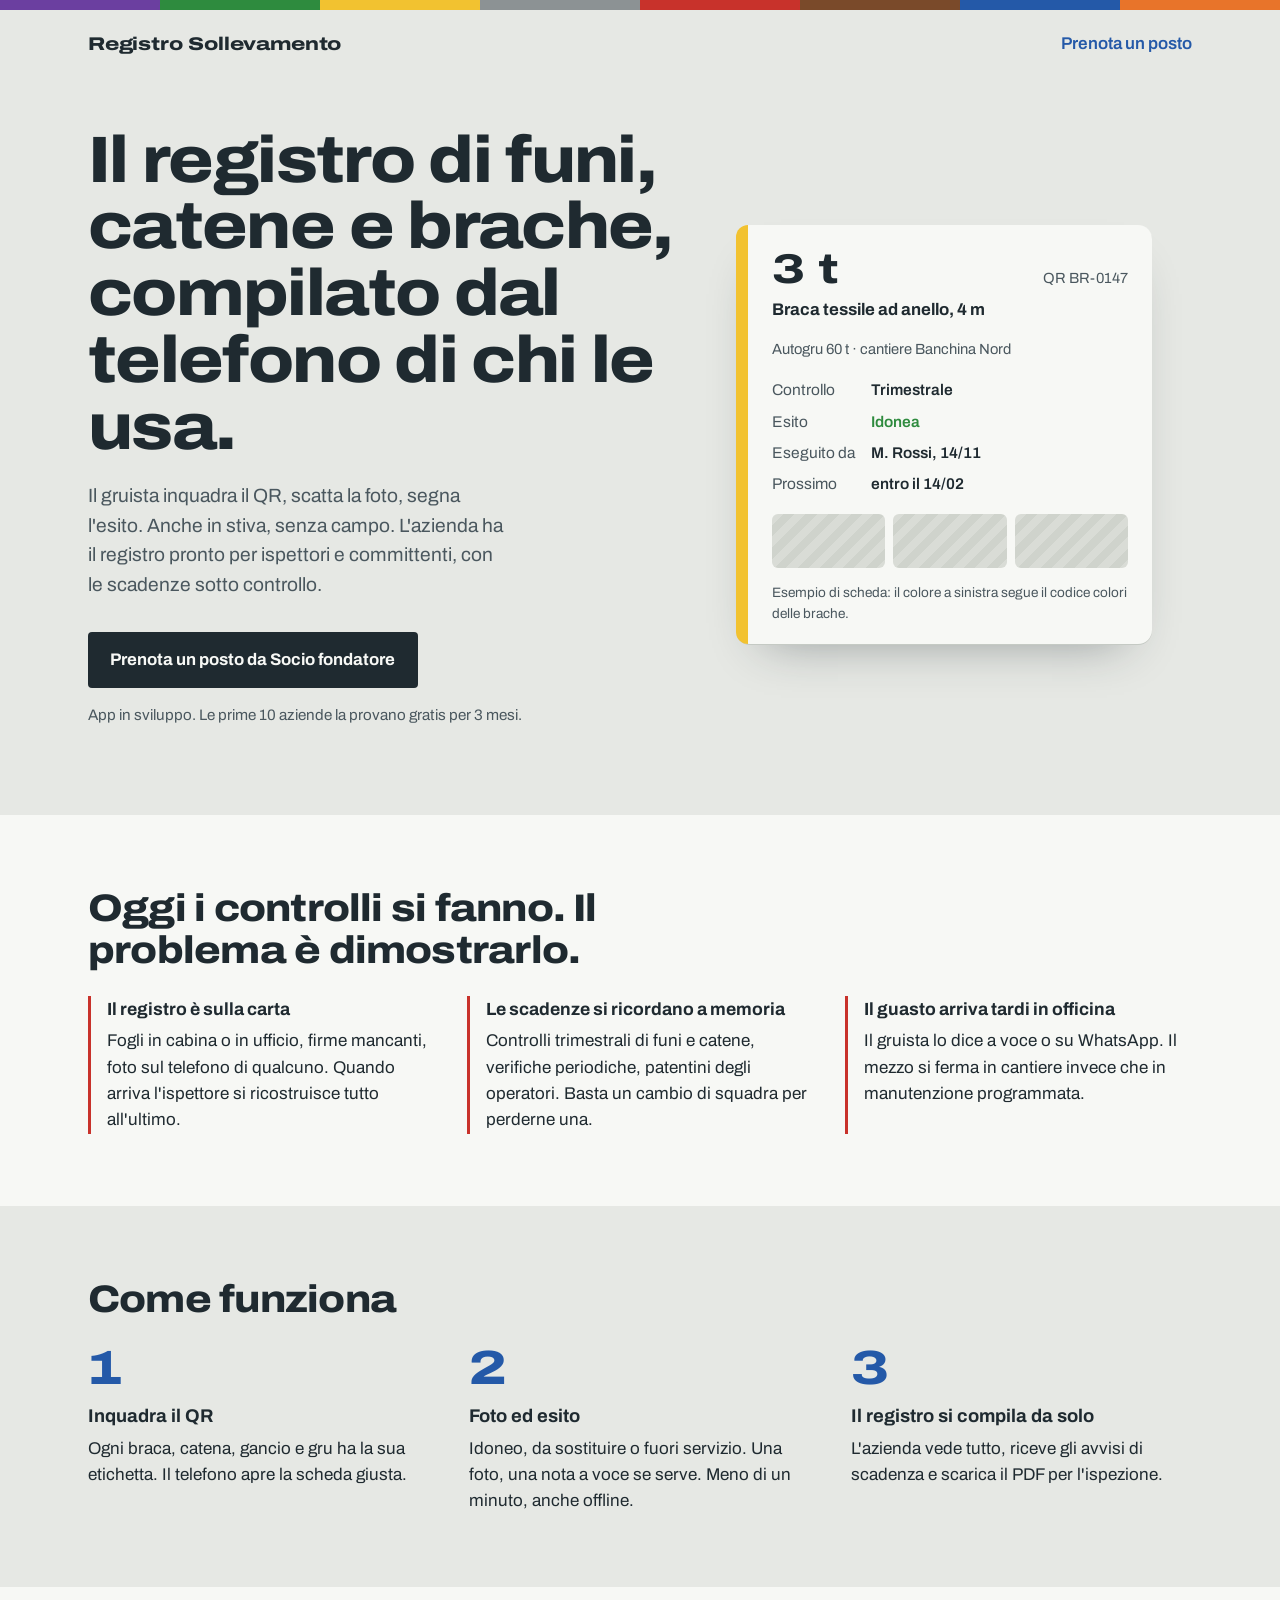
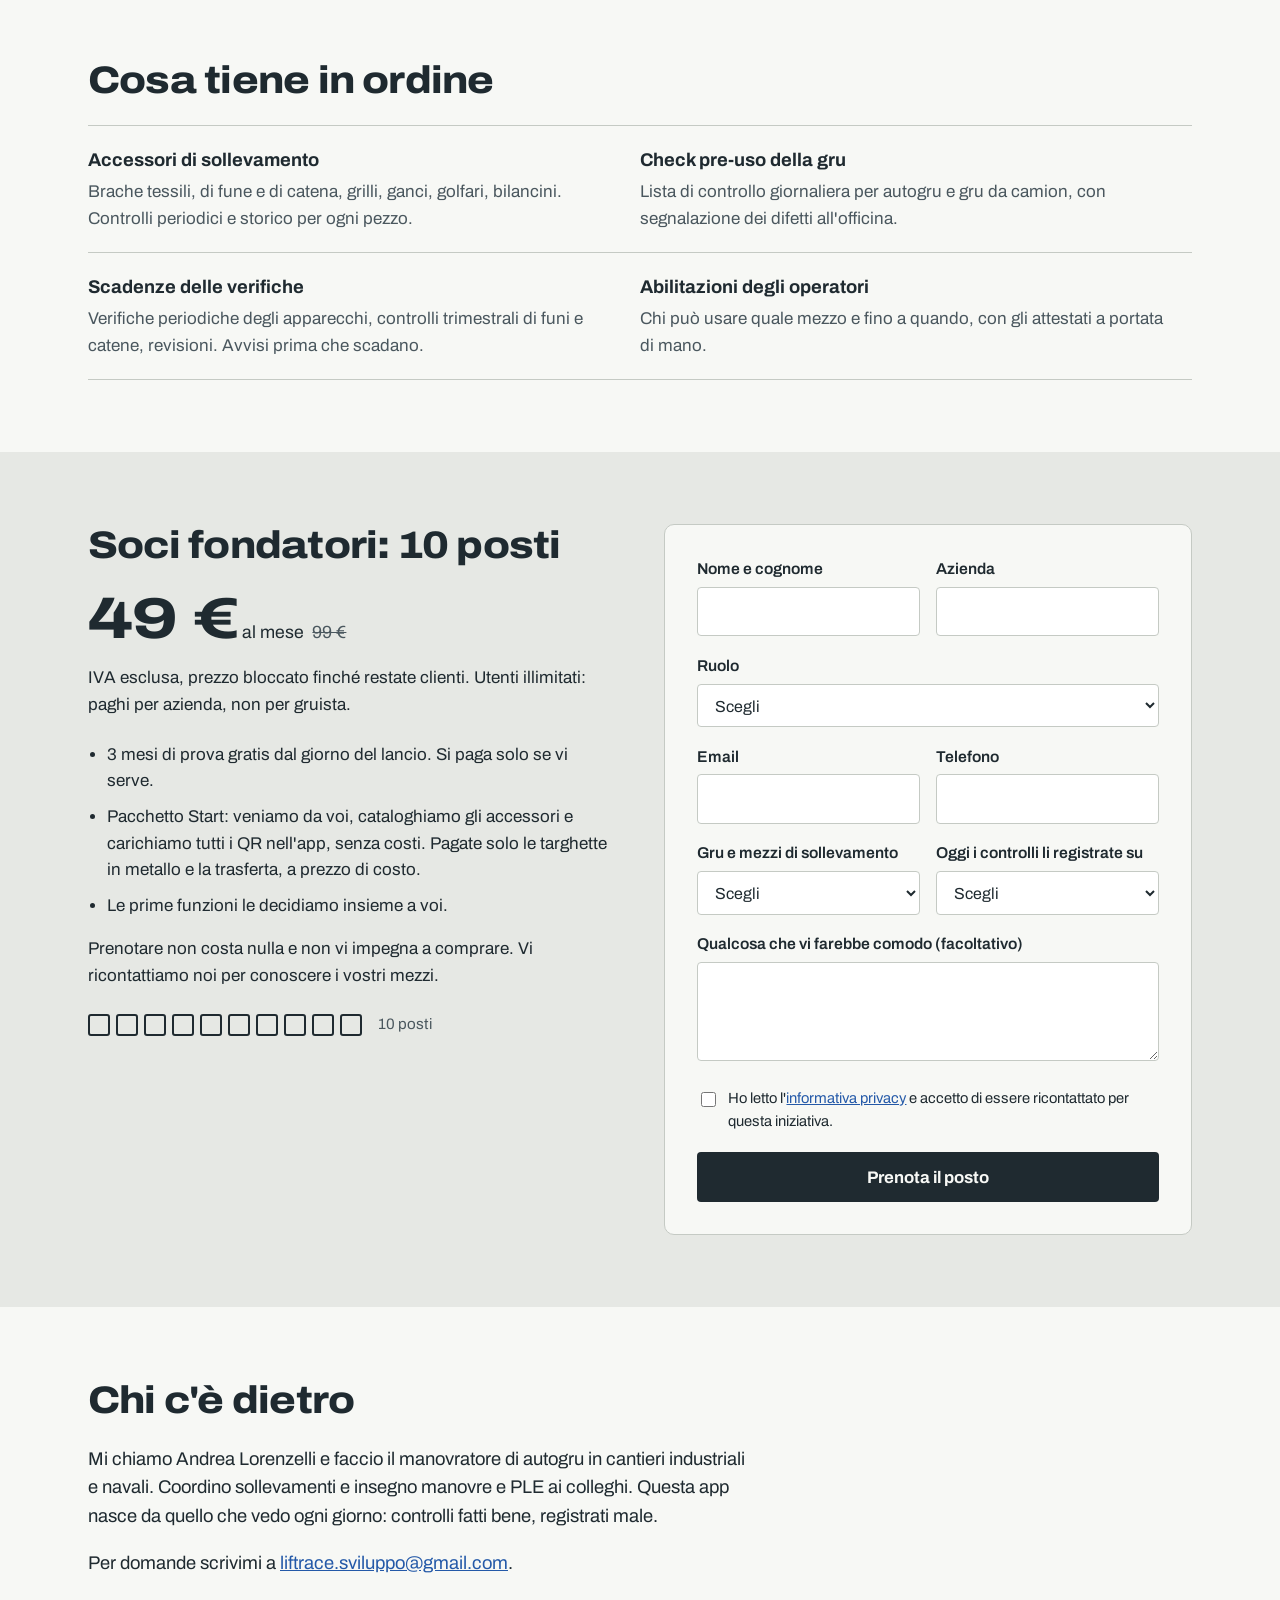
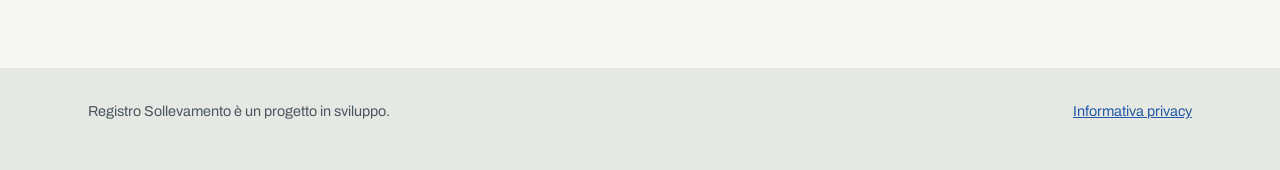
<file: index.html>
<!doctype html>
<html lang="it">
<head>
  <meta charset="utf-8">
  <meta name="viewport" content="width=device-width, initial-scale=1">
  <title>Registro Sollevamento – controlli di funi, catene e brache dal telefono</title>
  <meta name="description" content="App per registrare i controlli di funi, catene, brache e gru dal telefono, con foto e QR, anche senza campo. Registro sempre pronto per ispezioni e committenti. Cerchiamo 10 aziende Soci fondatori.">
  <link rel="preconnect" href="https://fonts.googleapis.com">
  <link rel="preconnect" href="https://fonts.gstatic.com" crossorigin>
  <link href="https://fonts.googleapis.com/css2?family=Archivo:wdth,wght@62..125,400..800&display=swap" rel="stylesheet">
  <link rel="stylesheet" href="style.css">
</head>
<body>
  <div class="fascia" aria-hidden="true"><span></span><span></span><span></span><span></span><span></span><span></span><span></span><span></span></div>

  <header class="testata">
    <div class="wrap">
      <a class="marchio" href="/">Registro Sollevamento</a>
      <nav><a href="#prenota">Prenota un posto</a></nav>
    </div>
  </header>

  <main>
    <section class="hero">
      <div class="wrap">
        <div>
          <h1>Il registro di funi, catene e brache, compilato dal telefono di chi le usa.</h1>
          <p class="sotto">Il gruista inquadra il QR, scatta la foto, segna l'esito. Anche in stiva, senza campo. L'azienda ha il registro pronto per ispettori e committenti, con le scadenze sotto controllo.</p>
          <a class="bottone" href="#prenota">Prenota un posto da Socio fondatore</a>
          <p class="nota-hero">App in sviluppo. Le prime 10 aziende la provano gratis per 3 mesi.</p>
        </div>

        <figure class="cartellino" aria-label="Esempio di scheda di un accessorio nell'app">
          <div class="riga-alta">
            <span class="portata">3 t</span>
            <span class="codice">QR BR-0147</span>
          </div>
          <p class="tipo">Braca tessile ad anello, 4 m</p>
          <p class="codice">Autogru 60 t · cantiere Banchina Nord</p>
          <dl>
            <dt>Controllo</dt><dd>Trimestrale</dd>
            <dt>Esito</dt><dd class="esito">Idonea</dd>
            <dt>Eseguito da</dt><dd>M. Rossi, 14/11</dd>
            <dt>Prossimo</dt><dd>entro il 14/02</dd>
          </dl>
          <div class="foto" aria-hidden="true"><span></span><span></span><span></span></div>
          <figcaption class="didascalia">Esempio di scheda: il colore a sinistra segue il codice colori delle brache.</figcaption>
        </figure>
      </div>
    </section>

    <section class="chiaro">
      <div class="wrap">
        <h2>Oggi i controlli si fanno. Il problema è dimostrarlo.</h2>
        <ul class="problemi">
          <li><strong>Il registro è sulla carta</strong>Fogli in cabina o in ufficio, firme mancanti, foto sul telefono di qualcuno. Quando arriva l'ispettore si ricostruisce tutto all'ultimo.</li>
          <li><strong>Le scadenze si ricordano a memoria</strong>Controlli trimestrali di funi e catene, verifiche periodiche, patentini degli operatori. Basta un cambio di squadra per perderne una.</li>
          <li><strong>Il guasto arriva tardi in officina</strong>Il gruista lo dice a voce o su WhatsApp. Il mezzo si ferma in cantiere invece che in manutenzione programmata.</li>
        </ul>
      </div>
    </section>

    <section>
      <div class="wrap">
        <h2>Come funziona</h2>
        <ol class="passi">
          <li><strong>Inquadra il QR</strong>Ogni braca, catena, gancio e gru ha la sua etichetta. Il telefono apre la scheda giusta.</li>
          <li><strong>Foto ed esito</strong>Idoneo, da sostituire o fuori servizio. Una foto, una nota a voce se serve. Meno di un minuto, anche offline.</li>
          <li><strong>Il registro si compila da solo</strong>L'azienda vede tutto, riceve gli avvisi di scadenza e scarica il PDF per l'ispezione.</li>
        </ol>
      </div>
    </section>

    <section class="chiaro">
      <div class="wrap">
        <h2>Cosa tiene in ordine</h2>
        <div class="coperture">
          <div><h3>Accessori di sollevamento</h3><p>Brache tessili, di fune e di catena, grilli, ganci, golfari, bilancini. Controlli periodici e storico per ogni pezzo.</p></div>
          <div><h3>Check pre-uso della gru</h3><p>Lista di controllo giornaliera per autogru e gru da camion, con segnalazione dei difetti all'officina.</p></div>
          <div><h3>Scadenze delle verifiche</h3><p>Verifiche periodiche degli apparecchi, controlli trimestrali di funi e catene, revisioni. Avvisi prima che scadano.</p></div>
          <div><h3>Abilitazioni degli operatori</h3><p>Chi può usare quale mezzo e fino a quando, con gli attestati a portata di mano.</p></div>
        </div>
      </div>
    </section>

    <section class="offerta" id="prenota">
      <div class="wrap">
        <div>
          <h2>Soci fondatori: 10 posti</h2>
          <p class="prezzo"><span class="cifra">49 €</span> al mese<s>99 €</s></p>
          <p>IVA esclusa, prezzo bloccato finché restate clienti. Utenti illimitati: paghi per azienda, non per gruista.</p>
          <ul class="vantaggi">
            <li>3 mesi di prova gratis dal giorno del lancio. Si paga solo se vi serve.</li>
            <li>Pacchetto Start: veniamo da voi, cataloghiamo gli accessori e carichiamo tutti i QR nell'app, senza costi. Pagate solo le targhette in metallo e la trasferta, a prezzo di costo.</li>
            <li>Le prime funzioni le decidiamo insieme a voi.</li>
          </ul>
          <p>Prenotare non costa nulla e non vi impegna a comprare. Vi ricontattiamo noi per conoscere i vostri mezzi.</p>
          <div class="posti" aria-label="10 posti disponibili">
            <span></span><span></span><span></span><span></span><span></span><span></span><span></span><span></span><span></span><span></span>
            <small>10 posti</small>
          </div>
        </div>

        <form name="prenotazione" method="POST" action="/grazie" data-netlify="true" netlify-honeypot="campo-esca">
          <input type="hidden" name="subject" value="Nuova prenotazione Socio fondatore (%{submissionId})">
          <p class="nascosto"><label>Non compilare: <input name="campo-esca"></label></p>

          <div class="due">
            <div class="campo"><label for="nome">Nome e cognome</label><input id="nome" name="nome" autocomplete="name" required></div>
            <div class="campo"><label for="azienda">Azienda</label><input id="azienda" name="azienda" autocomplete="organization" required></div>
          </div>
          <div class="campo">
            <label for="ruolo">Ruolo</label>
            <select id="ruolo" name="ruolo" required>
              <option value="">Scegli</option>
              <option>Titolare o socio</option>
              <option>RSPP o responsabile sicurezza</option>
              <option>Responsabile officina o mezzi</option>
              <option>Capocantiere o preposto</option>
              <option>Gruista o operatore</option>
              <option>Altro</option>
            </select>
          </div>
          <div class="due">
            <div class="campo"><label for="email">Email</label><input id="email" name="email" type="email" autocomplete="email" required></div>
            <div class="campo"><label for="telefono">Telefono</label><input id="telefono" name="telefono" type="tel" autocomplete="tel"></div>
          </div>
          <div class="due">
            <div class="campo">
              <label for="mezzi">Gru e mezzi di sollevamento</label>
              <select id="mezzi" name="mezzi" required>
                <option value="">Scegli</option>
                <option>1-2</option>
                <option>3-5</option>
                <option>6-15</option>
                <option>Più di 15</option>
              </select>
            </div>
            <div class="campo">
              <label for="oggi">Oggi i controlli li registrate su</label>
              <select id="oggi" name="oggi" required>
                <option value="">Scegli</option>
                <option>Carta</option>
                <option>Excel o fogli simili</option>
                <option>Un software</option>
                <option>Non li registriamo</option>
              </select>
            </div>
          </div>
          <div class="campo"><label for="note">Qualcosa che vi farebbe comodo (facoltativo)</label><textarea id="note" name="note" rows="3"></textarea></div>
          <label class="consenso"><input type="checkbox" name="privacy" required> <span>Ho letto l'<a href="privacy.html">informativa privacy</a> e accetto di essere ricontattato per questa iniziativa.</span></label>
          <button class="bottone" type="submit">Prenota il posto</button>
        </form>
      </div>
    </section>

    <section class="chiaro dietro">
      <div class="wrap">
        <h2>Chi c'è dietro</h2>
        <p>Mi chiamo Andrea Lorenzelli e faccio il manovratore di autogru in cantieri industriali e navali. Coordino sollevamenti e insegno manovre e PLE ai colleghi. Questa app nasce da quello che vedo ogni giorno: controlli fatti bene, registrati male.</p>
        <p>Per domande scrivimi a <a href="mailto:liftrace.sviluppo@gmail.com">liftrace.sviluppo@gmail.com</a>.</p>
      </div>
    </section>
  </main>

  <footer>
    <div class="wrap">
      <span>Registro Sollevamento è un progetto in sviluppo.</span>
      <a href="privacy.html">Informativa privacy</a>
    </div>
  </footer>
</body>
</html>
</file>
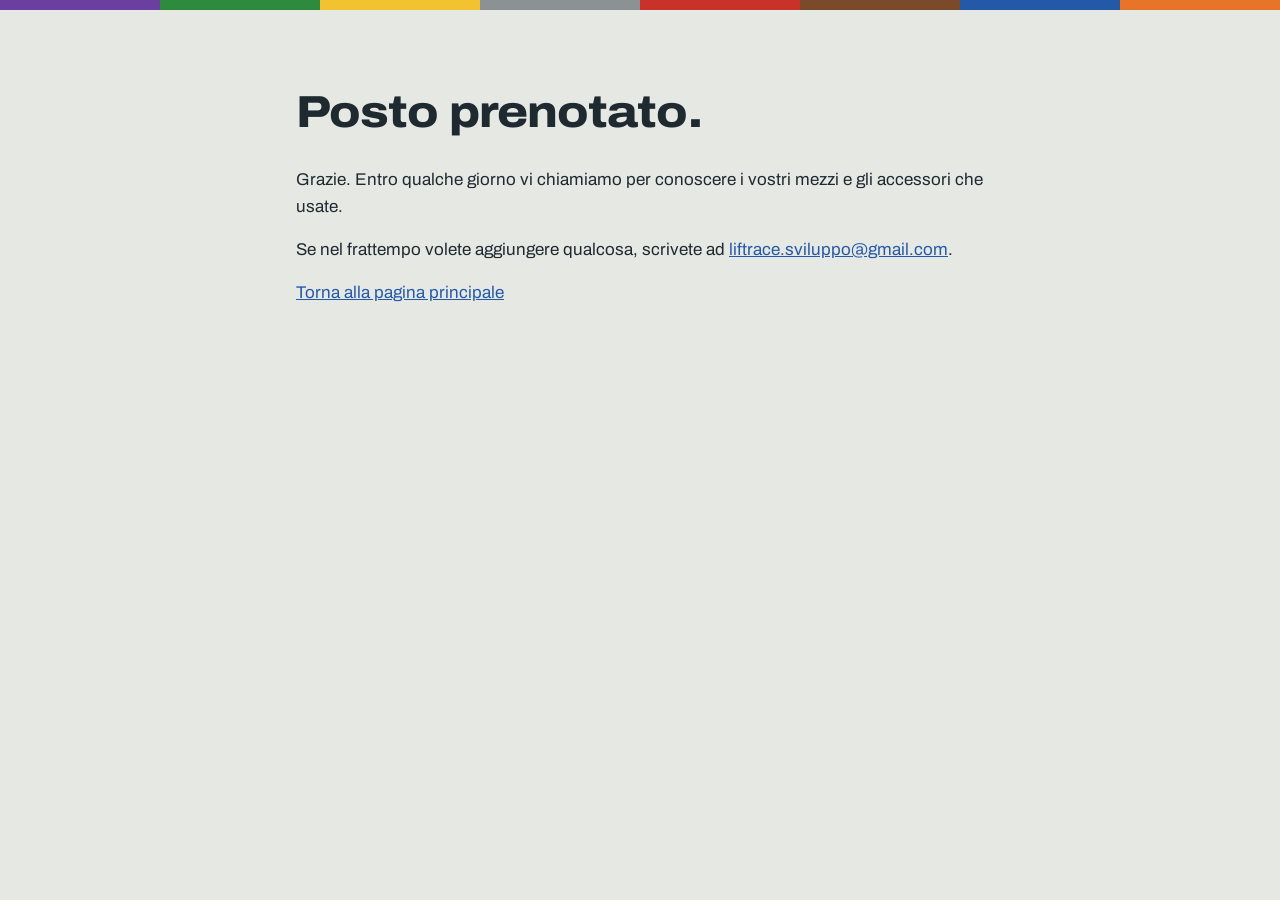
<file: grazie.html>
<!doctype html>
<html lang="it">
<head>
  <meta charset="utf-8">
  <meta name="viewport" content="width=device-width, initial-scale=1">
  <title>Posto prenotato – Registro Sollevamento</title>
  <meta name="robots" content="noindex">
  <link rel="preconnect" href="https://fonts.googleapis.com">
  <link rel="preconnect" href="https://fonts.gstatic.com" crossorigin>
  <link href="https://fonts.googleapis.com/css2?family=Archivo:wdth,wght@62..125,400..800&display=swap" rel="stylesheet">
  <link rel="stylesheet" href="style.css">
</head>
<body>
  <div class="fascia" aria-hidden="true"><span></span><span></span><span></span><span></span><span></span><span></span><span></span><span></span></div>
  <main class="semplice">
    <h1>Posto prenotato.</h1>
    <p>Grazie. Entro qualche giorno vi chiamiamo per conoscere i vostri mezzi e gli accessori che usate.</p>
    <p>Se nel frattempo volete aggiungere qualcosa, scrivete ad <a href="mailto:liftrace.sviluppo@gmail.com">liftrace.sviluppo@gmail.com</a>.</p>
    <p><a href="/">Torna alla pagina principale</a></p>
  </main>
</body>
</html>
</file>
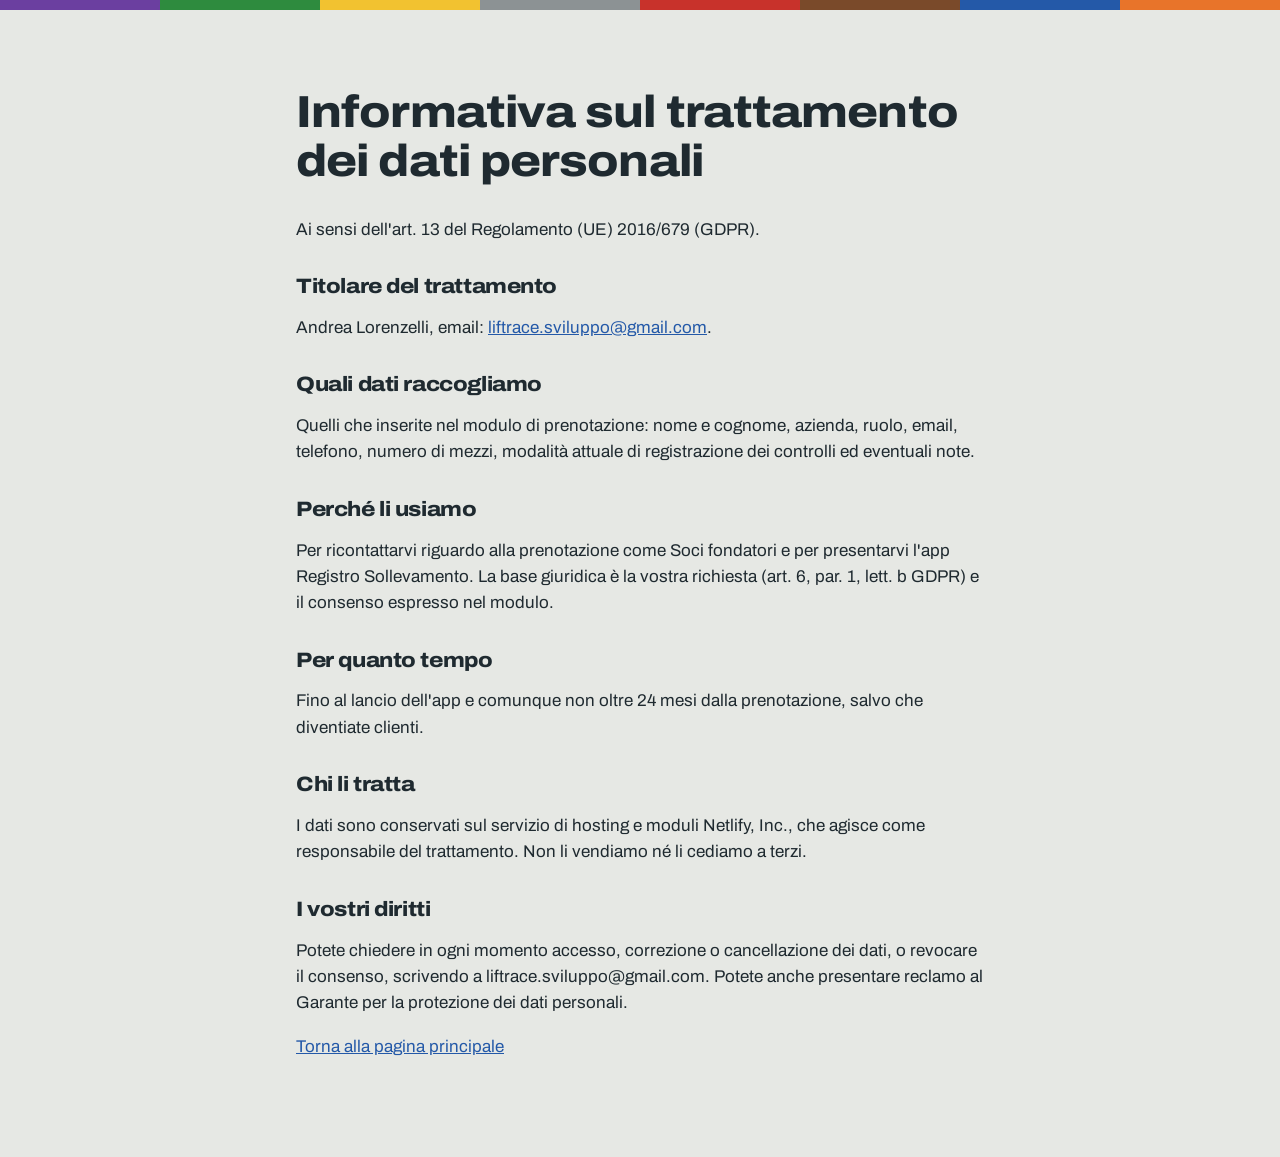
<file: privacy.html>
<!doctype html>
<html lang="it">
<head>
  <meta charset="utf-8">
  <meta name="viewport" content="width=device-width, initial-scale=1">
  <title>Informativa privacy – Registro Sollevamento</title>
  <link rel="preconnect" href="https://fonts.googleapis.com">
  <link rel="preconnect" href="https://fonts.gstatic.com" crossorigin>
  <link href="https://fonts.googleapis.com/css2?family=Archivo:wdth,wght@62..125,400..800&display=swap" rel="stylesheet">
  <link rel="stylesheet" href="style.css">
</head>
<body>
  <div class="fascia" aria-hidden="true"><span></span><span></span><span></span><span></span><span></span><span></span><span></span><span></span></div>
  <main class="semplice">
    <!-- Bozza semplificata: da far verificare a un professionista quando il progetto diventa un'attività -->
    <h1>Informativa sul trattamento dei dati personali</h1>
    <p>Ai sensi dell'art. 13 del Regolamento (UE) 2016/679 (GDPR).</p>

    <h2>Titolare del trattamento</h2>
    <p>Andrea Lorenzelli, email: <a href="mailto:liftrace.sviluppo@gmail.com">liftrace.sviluppo@gmail.com</a>.</p>

    <h2>Quali dati raccogliamo</h2>
    <p>Quelli che inserite nel modulo di prenotazione: nome e cognome, azienda, ruolo, email, telefono, numero di mezzi, modalità attuale di registrazione dei controlli ed eventuali note.</p>

    <h2>Perché li usiamo</h2>
    <p>Per ricontattarvi riguardo alla prenotazione come Soci fondatori e per presentarvi l'app Registro Sollevamento. La base giuridica è la vostra richiesta (art. 6, par. 1, lett. b GDPR) e il consenso espresso nel modulo.</p>

    <h2>Per quanto tempo</h2>
    <p>Fino al lancio dell'app e comunque non oltre 24 mesi dalla prenotazione, salvo che diventiate clienti.</p>

    <h2>Chi li tratta</h2>
    <p>I dati sono conservati sul servizio di hosting e moduli Netlify, Inc., che agisce come responsabile del trattamento. Non li vendiamo né li cediamo a terzi.</p>

    <h2>I vostri diritti</h2>
    <p>Potete chiedere in ogni momento accesso, correzione o cancellazione dei dati, o revocare il consenso, scrivendo a liftrace.sviluppo@gmail.com. Potete anche presentare reclamo al Garante per la protezione dei dati personali.</p>

    <p><a href="/">Torna alla pagina principale</a></p>
  </main>
</body>
</html>
</file>
<file: style.css>
/* Registro Sollevamento – landing di prevendita
   Palette: grigio cemento, inchiostro acciaio, colori del codice brache EN 1492 come segnale. */
:root {
  --cemento: #e6e8e4;
  --carta: #f7f8f5;
  --acciaio: #1f2a30;
  --acciaio-2: #4a575e;
  --linea: #c5cac4;
  --viola: #6b3fa0;   /* braca 1 t */
  --verde: #2e8b3e;   /* 2 t */
  --giallo: #f2c230;  /* 3 t */
  --grigio: #8c9294;  /* 4 t */
  --rosso: #c8322b;   /* 5 t */
  --marrone: #7a4a2a; /* 6 t */
  --blu: #2459a8;     /* 8 t */
  --arancio: #e8742a; /* 10 t */
  --azione: #2459a8;
  --font: "Archivo", system-ui, sans-serif;
  --max: 72rem;
}

* { box-sizing: border-box; }
html { -webkit-text-size-adjust: 100%; }
body {
  margin: 0;
  font-family: var(--font);
  font-size: 1.0625rem;
  line-height: 1.55;
  color: var(--acciaio);
  background: var(--cemento);
}
img { max-width: 100%; display: block; }
a { color: var(--azione); }
:focus-visible { outline: 3px solid var(--arancio); outline-offset: 3px; }

.wrap { max-width: var(--max); margin: 0 auto; padding: 0 1.5rem; }

/* Fascia colori brache: il segno distintivo */
.fascia {
  display: grid;
  grid-template-columns: repeat(8, 1fr);
  height: 10px;
}
.fascia span:nth-child(1) { background: var(--viola); }
.fascia span:nth-child(2) { background: var(--verde); }
.fascia span:nth-child(3) { background: var(--giallo); }
.fascia span:nth-child(4) { background: var(--grigio); }
.fascia span:nth-child(5) { background: var(--rosso); }
.fascia span:nth-child(6) { background: var(--marrone); }
.fascia span:nth-child(7) { background: var(--blu); }
.fascia span:nth-child(8) { background: var(--arancio); }

/* Testata */
.testata { padding: 1.25rem 0; }
.testata .wrap { display: flex; align-items: center; justify-content: space-between; gap: 1rem; }
.marchio {
  font-weight: 800;
  font-stretch: 125%;
  font-size: 1.15rem;
  letter-spacing: -0.01em;
  text-decoration: none;
  color: var(--acciaio);
}
.testata nav a { font-weight: 600; text-decoration: none; }

/* Hero */
.hero { padding: 3rem 0 4.5rem; }
.hero .wrap {
  display: grid;
  grid-template-columns: minmax(0, 1.25fr) minmax(0, 0.9fr);
  gap: 3.5rem;
  align-items: center;
}
.hero h1 {
  font-size: clamp(2.3rem, 5.2vw, 4.1rem);
  line-height: 1.02;
  font-weight: 800;
  font-stretch: 112%;
  letter-spacing: -0.025em;
  margin: 0 0 1.25rem;
  max-width: 16ch;
}
.hero p.sotto { font-size: 1.2rem; max-width: 38ch; color: var(--acciaio-2); margin: 0 0 2rem; }
.bottone {
  display: inline-block;
  background: var(--acciaio);
  color: var(--carta);
  font-weight: 700;
  font-size: 1.05rem;
  padding: 0.95rem 1.4rem;
  border-radius: 4px;
  text-decoration: none;
  border: 0;
  cursor: pointer;
  font-family: inherit;
}
.bottone:hover { background: var(--azione); }
.nota-hero { margin-top: 1rem; font-size: 0.95rem; color: var(--acciaio-2); }

/* Il cartellino: anteprima di un controllo, come il cartellino cucito sulla braca */
.cartellino {
  position: relative;
  background: var(--carta);
  border-radius: 14px;
  padding: 1.5rem 1.5rem 1.25rem 2.25rem;
  box-shadow: 0 1px 0 var(--linea), 0 24px 48px -28px rgba(31, 42, 48, 0.45);
  max-width: 26rem;
  justify-self: end;
  width: 100%;
}
.cartellino::before {
  content: "";
  position: absolute;
  left: 0; top: 0; bottom: 0;
  width: 12px;
  background: var(--giallo);
  border-radius: 14px 0 0 14px;
}
.cartellino .riga-alta { display: flex; justify-content: space-between; align-items: baseline; gap: 1rem; }
.cartellino .portata { font-size: 2.6rem; font-weight: 800; font-stretch: 125%; line-height: 1; }
.cartellino .tipo { font-weight: 700; font-size: 1.05rem; margin: 0.4rem 0 0.15rem; }
.cartellino .codice { color: var(--acciaio-2); font-size: 0.92rem; }
.cartellino dl { margin: 1.1rem 0 0; display: grid; grid-template-columns: auto 1fr; gap: 0.45rem 1rem; font-size: 0.97rem; }
.cartellino dt { color: var(--acciaio-2); }
.cartellino dd { margin: 0; font-weight: 600; }
.esito { color: var(--verde); }
.cartellino .foto {
  margin-top: 1.1rem;
  display: flex; gap: 0.5rem;
}
.cartellino .foto span {
  flex: 1; height: 54px; border-radius: 6px;
  background: repeating-linear-gradient(135deg, #d9dcd6 0 8px, #cfd3cc 8px 16px);
}
.cartellino .didascalia { margin-top: 0.9rem; font-size: 0.85rem; color: var(--acciaio-2); }

/* Sezioni */
section { padding: 4.5rem 0; }
section.chiaro { background: var(--carta); }
h2 {
  font-size: clamp(1.7rem, 3.2vw, 2.4rem);
  line-height: 1.1;
  font-weight: 800;
  font-stretch: 112%;
  letter-spacing: -0.02em;
  margin: 0 0 1.5rem;
  max-width: 24ch;
}
.intro { max-width: 60ch; color: var(--acciaio-2); margin: -0.5rem 0 2.25rem; }

/* Problemi: elenco con filo a sinistra, non card */
.problemi { list-style: none; padding: 0; margin: 0; display: grid; grid-template-columns: repeat(3, 1fr); gap: 2rem; }
.problemi li { border-left: 3px solid var(--rosso); padding-left: 1rem; }
.problemi strong { display: block; font-size: 1.1rem; margin-bottom: 0.35rem; }

/* Passi: sono davvero una sequenza */
.passi { list-style: none; padding: 0; margin: 0; counter-reset: passo; display: grid; grid-template-columns: repeat(3, 1fr); gap: 2.5rem; }
.passi li { counter-increment: passo; }
.passi li::before {
  content: counter(passo);
  display: block;
  font-size: 3rem; font-weight: 800; font-stretch: 125%;
  line-height: 1; margin-bottom: 0.6rem;
  color: var(--blu);
}
.passi strong { display: block; font-size: 1.15rem; margin-bottom: 0.35rem; }

/* Cosa tiene in ordine */
.coperture { display: grid; grid-template-columns: repeat(2, 1fr); gap: 0; border-top: 1px solid var(--linea); }
.coperture div { padding: 1.25rem 1.5rem 1.25rem 0; border-bottom: 1px solid var(--linea); }
.coperture h3 { margin: 0 0 0.3rem; font-size: 1.15rem; }
.coperture p { margin: 0; color: var(--acciaio-2); }

/* Offerta */
.offerta .wrap { display: grid; grid-template-columns: minmax(0, 1fr) minmax(0, 1fr); gap: 3rem; align-items: start; }
.prezzo { font-size: 1.1rem; }
.prezzo .cifra { font-size: 3.6rem; font-weight: 800; font-stretch: 125%; line-height: 1; letter-spacing: -0.02em; }
.prezzo s { color: var(--acciaio-2); margin-left: 0.5rem; }
.vantaggi { padding-left: 1.2rem; margin: 1.5rem 0 0; }
.vantaggi li { margin-bottom: 0.6rem; }
.posti { margin-top: 1.5rem; display: flex; gap: 6px; align-items: center; }
.posti span { width: 22px; height: 22px; border-radius: 3px; border: 2px solid var(--acciaio); }
.posti small { margin-left: 0.6rem; color: var(--acciaio-2); font-size: 0.95rem; }

/* Modulo */
form { background: var(--carta); padding: 2rem; border-radius: 10px; border: 1px solid var(--linea); }
.campo { margin-bottom: 1.1rem; }
.campo label { display: block; font-weight: 600; margin-bottom: 0.35rem; font-size: 0.98rem; }
.campo input, .campo select, .campo textarea {
  width: 100%;
  font: inherit;
  font-size: 1rem;
  padding: 0.7rem 0.8rem;
  border: 1.5px solid var(--linea);
  border-radius: 4px;
  background: #fff;
  color: var(--acciaio);
}
.campo input:focus, .campo select:focus, .campo textarea:focus { border-color: var(--blu); outline: none; box-shadow: 0 0 0 3px rgba(36, 89, 168, 0.2); }
.due { display: grid; grid-template-columns: 1fr 1fr; gap: 1rem; }
.consenso { display: flex; gap: 0.6rem; align-items: flex-start; font-size: 0.92rem; margin: 0.5rem 0 1.25rem; }
.consenso input { margin-top: 0.25rem; width: 1.1rem; height: 1.1rem; }
.nascosto { position: absolute; left: -9999px; }
form .bottone { width: 100%; }

/* Chi c'è dietro */
.dietro p { font-size: 1.15rem; max-width: 60ch; }

footer { padding: 2rem 0 3rem; font-size: 0.9rem; color: var(--acciaio-2); }
footer .wrap { display: flex; flex-wrap: wrap; justify-content: space-between; gap: 1rem; }

/* Pagine semplici (grazie, privacy) */
.semplice { max-width: 46rem; padding: 3rem 1.5rem 5rem; margin: 0 auto; }
.semplice h1 { font-size: clamp(2rem, 4vw, 2.8rem); font-weight: 800; font-stretch: 112%; line-height: 1.1; letter-spacing: -0.02em; }
.semplice h2 { font-size: 1.3rem; margin: 2rem 0 0.5rem; }

@media (max-width: 860px) {
  .hero .wrap, .offerta .wrap { grid-template-columns: 1fr; gap: 2.5rem; }
  .cartellino { justify-self: start; }
  .problemi, .passi { grid-template-columns: 1fr; gap: 1.75rem; }
  .coperture { grid-template-columns: 1fr; }
  .due { grid-template-columns: 1fr; gap: 0; }
  section { padding: 3.25rem 0; }
  form { padding: 1.4rem; }
  .posti span { width: 18px; height: 18px; }
  .testata nav a { font-size: 0.95rem; }
}

@media (prefers-reduced-motion: reduce) {
  * { scroll-behavior: auto !important; transition: none !important; }
}
</file>
